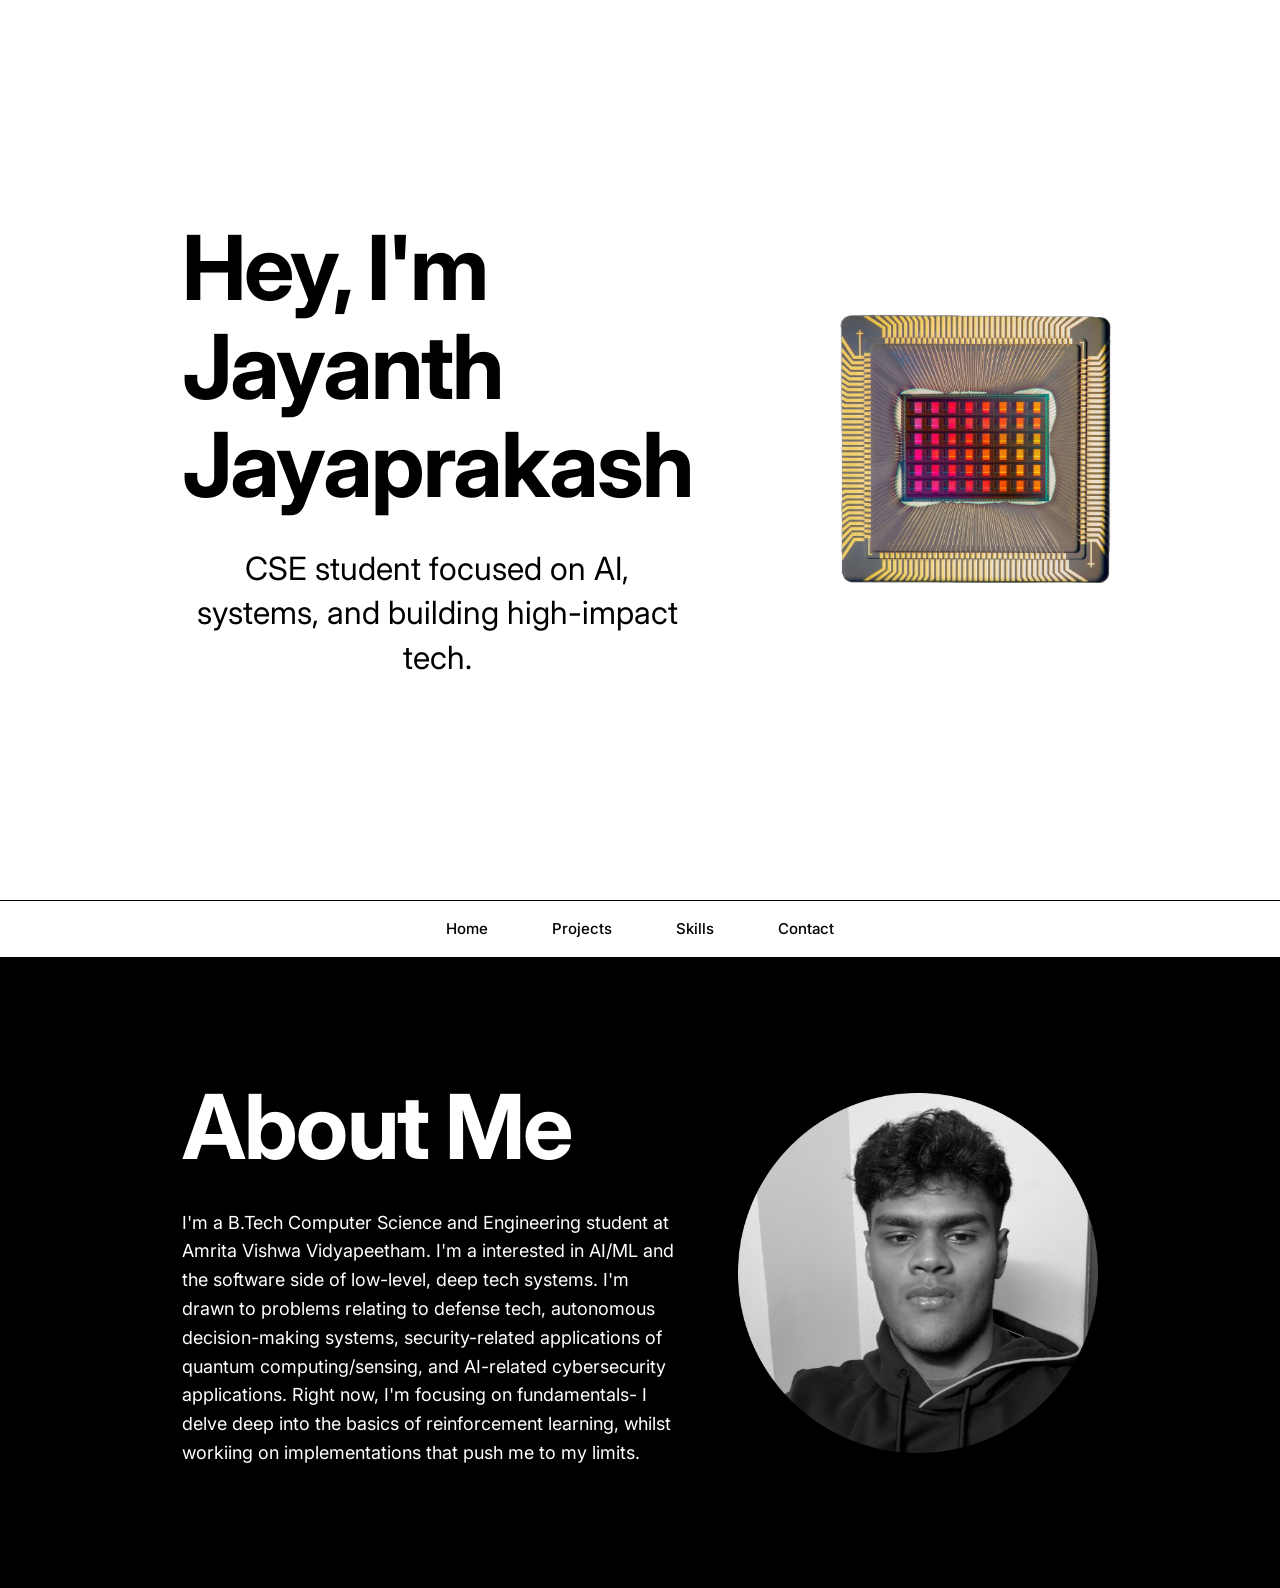
<file: index.html>
<!DOCTYPE html>
<html lang="en">

<head>
  <meta charset="UTF-8">
  <meta name="viewport" content="width=device-width, initial-scale=1.0">
  <meta name="description" content="Jayanth Jayaprakash- homepage">
  <title>Jayanth Jayaprakash</title>
  <link rel="preconnect" href="https://fonts.googleapis.com">
  <link rel="preconnect" href="https://fonts.gstatic.com" crossorigin>
  <link href="https://fonts.googleapis.com/css2?family=Inter:wght@400;500;600;700&display=swap" rel="stylesheet">
  <link rel="stylesheet" href="styles.css">
</head>

<body>

  <section class="section section-hero">
    <div class="container">
      <div class="split">
        <div class="split-text">
          <h1 class="headline">Hey, I'm Jayanth<br>Jayaprakash</h1>
          <p class="subheadline" style="text-align: center">CSE student focused on AI, systems, and building high-impact
            tech.</p>
        </div>
        <img src="images/neuromorphic_chip.png" alt="Neuromorphic chip" class="img-side" style="max-width: 440px;">
      </div>
    </div>
  </section>
  <nav class="nav">
    <a href="index.html">Home</a>
    <a href="projects.html">Projects</a>
    <a href="skills.html">Skills</a>
    <a href="contact.html">Contact</a>
  </nav>

  <section class="section section-dark">
    <div class="container">
      <div class="split">
        <div class="split-text">
          <h2 class="headline">About Me</h2>
          <p style="margin-top: var(--space-md); max-width: 560px;">
            I'm a B.Tech Computer Science and Engineering student at Amrita Vishwa Vidyapeetham.
            I'm a interested in AI/ML and the software side of low-level, deep tech systems.
            I'm drawn to problems relating to defense tech, autonomous decision-making systems, security-related
            applications of quantum computing/sensing, and AI-related cybersecurity applications.
            Right now, I'm focusing on fundamentals- I delve deep into the basics of reinforcement learning, whilst
            workiing on implementations that push me to my limits.
          </p>
        </div>
        <img src="images/self_picture.png" alt="Jayanth Jayaprakash" class="img-side">
      </div>
    </div>
  </section>

</body>

</html>
</file>
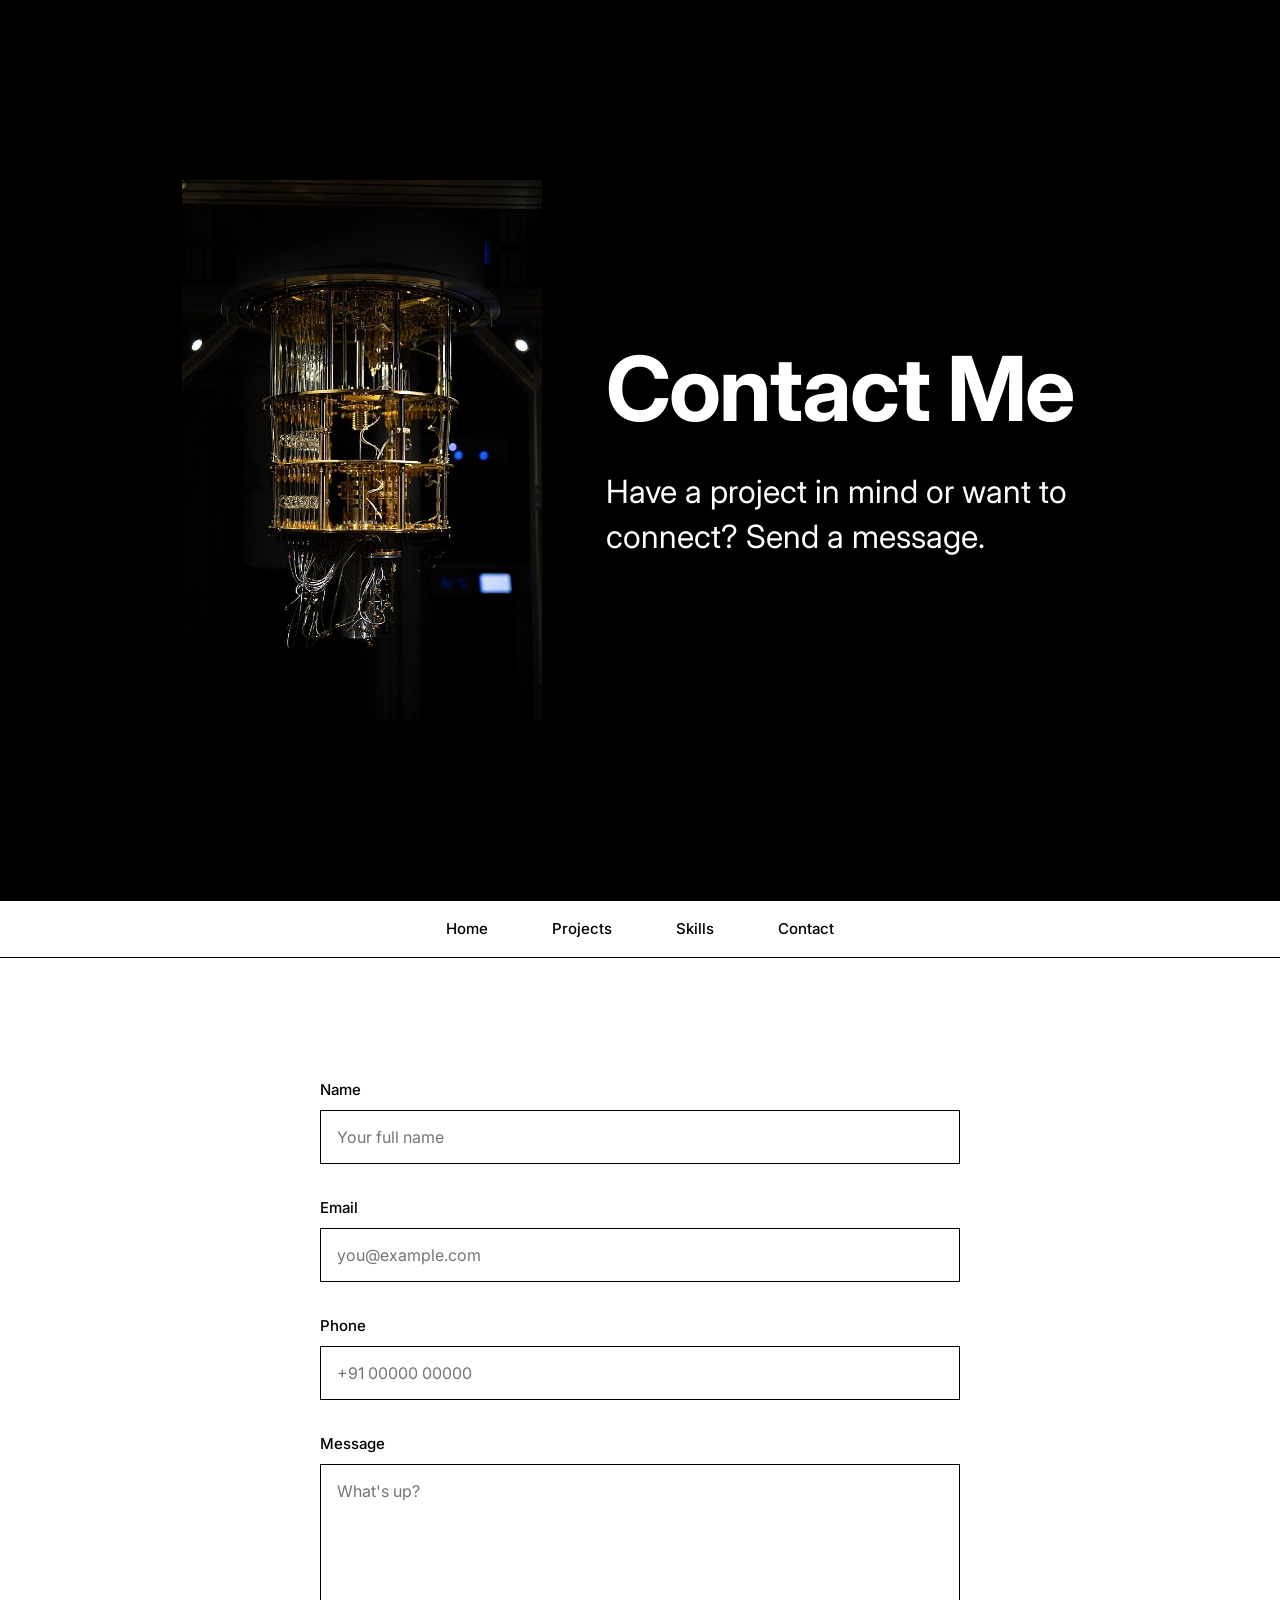
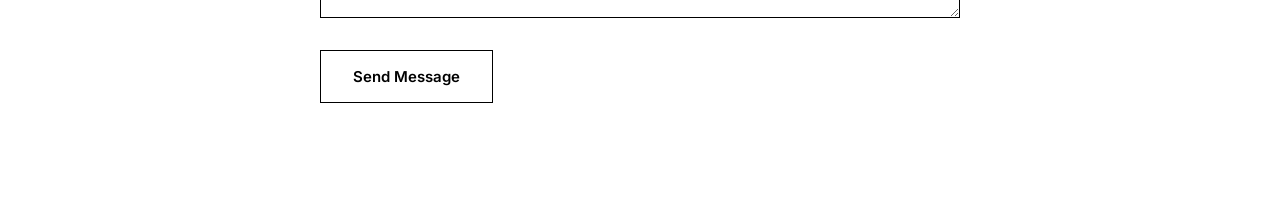
<file: contact.html>
<!DOCTYPE html>
<html lang="en">

<head>
    <meta charset="UTF-8">
    <meta name="viewport" content="width=device-width, initial-scale=1.0">
    <meta name="description" content="Contacts page of portolio">
    <title>Contact: Jayanth Jayaprakash</title>
    <link rel="preconnect" href="https://fonts.googleapis.com">
    <link rel="preconnect" href="https://fonts.gstatic.com" crossorigin>
    <link href="https://fonts.googleapis.com/css2?family=Inter:wght@400;500;600;700&display=swap" rel="stylesheet">
    <link rel="stylesheet" href="styles.css">
</head>

<body>

    <section class="section section-dark"
        style="min-height: 100vh; display: flex; align-items: center; justify-content: center;">
        <div class="container">
            <div class="split">
                <img src="images/quantum_pc_fr.jpg" alt="Quantum computer" class="img-side">
                <div class="split-text">
                    <h1 class="headline">Contact Me</h1>
                    <p class="subheadline" style="margin-top: var(--space-md); max-width: 560px;">
                        Have a project in mind or want to connect? Send a message.
                    </p>
                </div>
            </div>
        </div>
    </section>

    <nav class="nav">
        <a href="index.html">Home</a>
        <a href="projects.html">Projects</a>
        <a href="skills.html">Skills</a>
        <a href="contact.html">Contact</a>
    </nav>

    <section class="section">
        <div class="container">
            <form class="form" action="#" method="POST">

                <div class="form-group">
                    <label for="name">Name</label>
                    <input type="text" id="name" name="name" placeholder="Your full name" required>
                </div>

                <div class="form-group">
                    <label for="email">Email</label>
                    <input type="email" id="email" name="email" placeholder="you@example.com" required>
                </div>

                <div class="form-group">
                    <label for="phone">Phone</label>
                    <input type="tel" id="phone" name="phone" placeholder="+91 00000 00000">
                </div>

                <div class="form-group">
                    <label for="message">Message</label>
                    <textarea id="message" name="message" rows="6" placeholder="What's up?" required></textarea>
                </div>

                <button type="submit" class="btn">Send Message</button>

            </form>
        </div>
    </section>

</body>

</html>
</file>
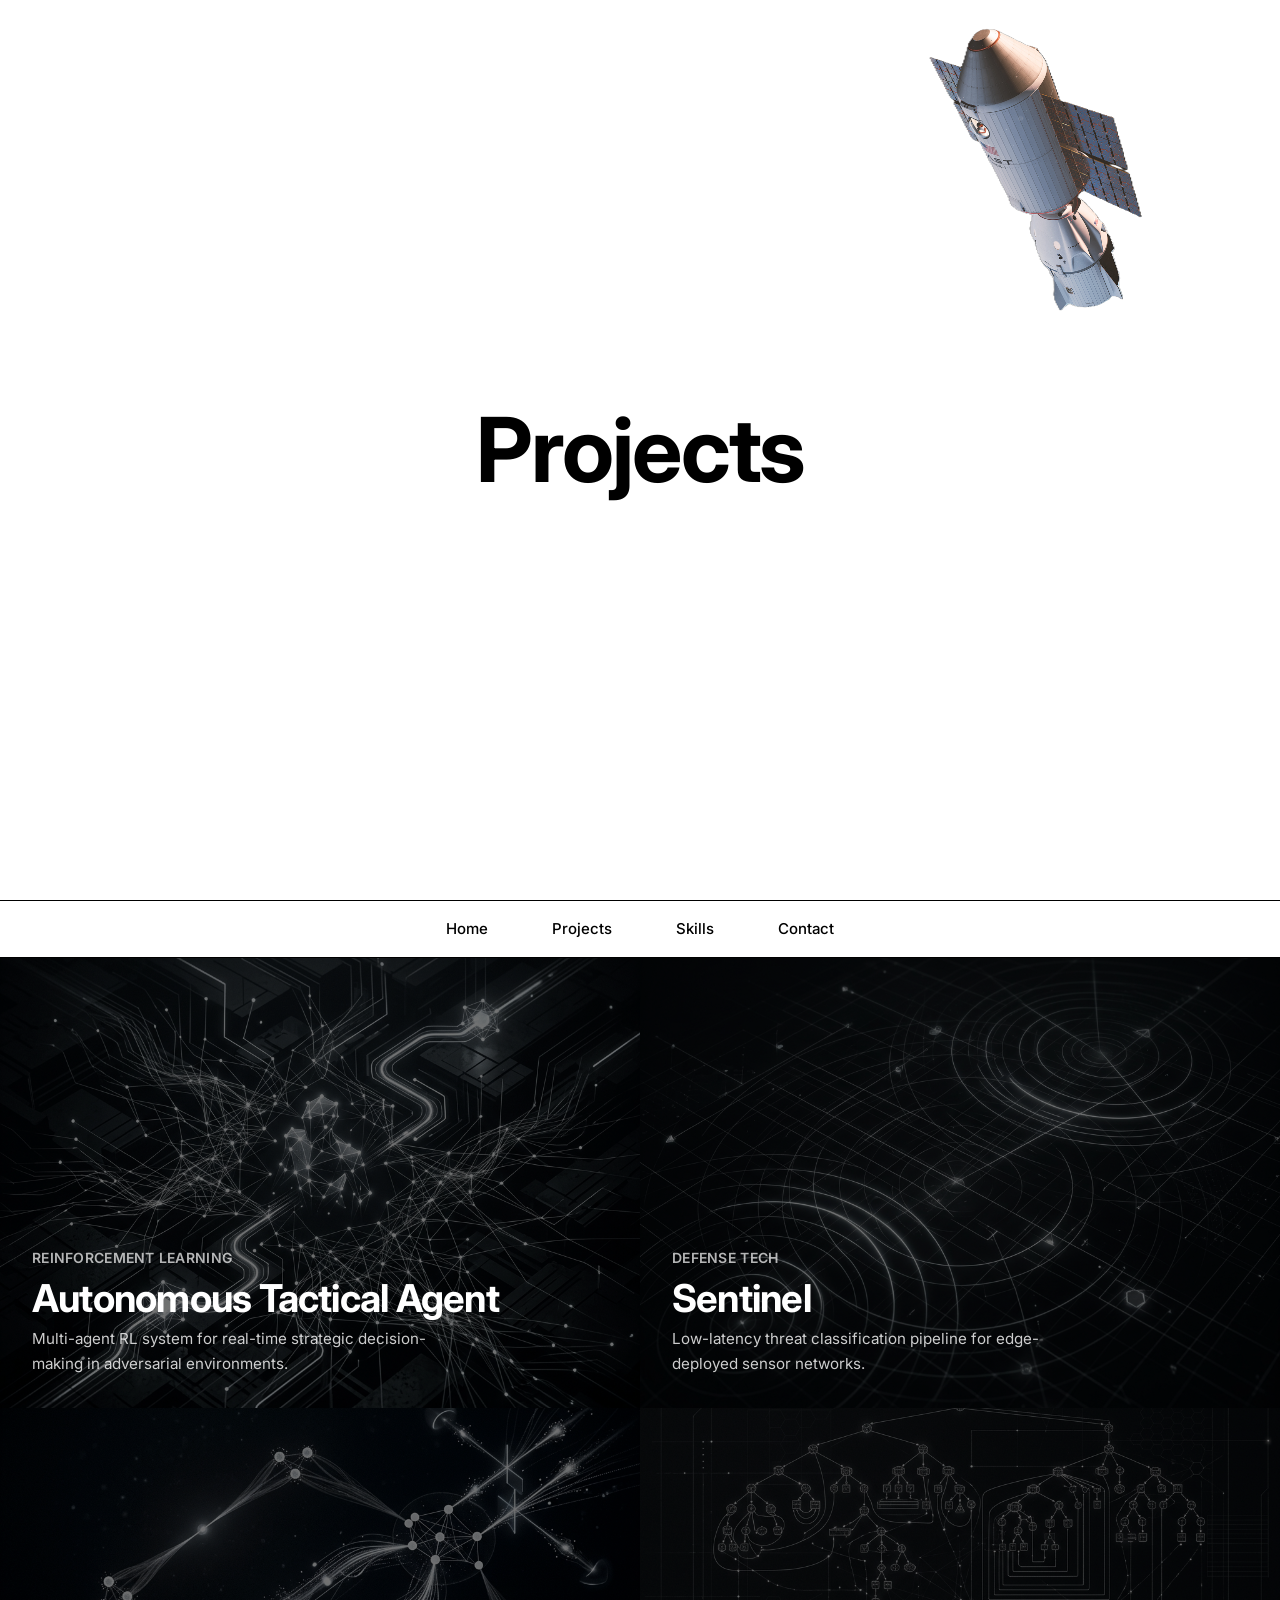
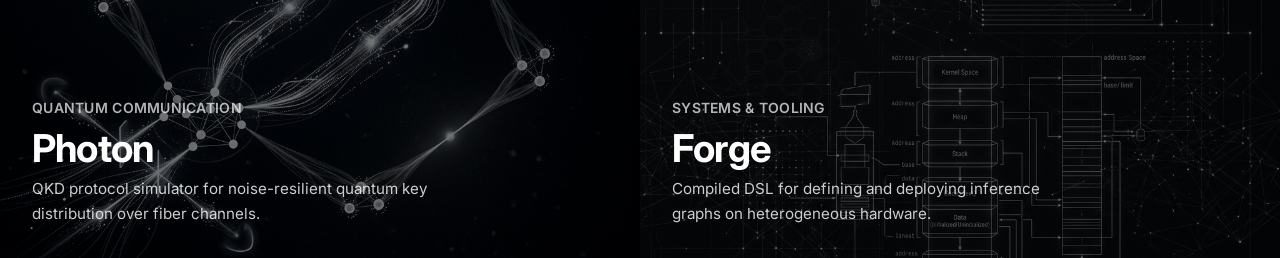
<file: projects.html>
<!DOCTYPE html>
<html lang="en">

<head>
  <meta charset="UTF-8">
  <meta name="viewport" content="width=device-width, initial-scale=1.0">
  <meta name="description" content="Projects done by Jayanth Jayaprakash">
  <title>Projects: Jayanth Jayaprakash</title>
  <link rel="preconnect" href="https://fonts.googleapis.com">
  <link rel="preconnect" href="https://fonts.gstatic.com" crossorigin>
  <link href="https://fonts.googleapis.com/css2?family=Inter:wght@400;500;600;700&display=swap" rel="stylesheet">
  <link rel="stylesheet" href="styles.css">
</head>

<body>
  <section class="section"
    style="min-height: 100vh; display: flex; align-items: center; justify-content: center; position: relative; overflow: hidden;">
    <div class="container">
      <div class="split">
        <img src="images/vast_satellite.png" alt="Satellite" class="img-side img-hero"
          style="position: absolute; top: 0; right: 0; width: 48%; max-width: 1000px; opacity: 0.9;">
        <div class="split-text">
          <h1 class="headline">Projects</h1>
        </div>
      </div>
    </div>
  </section>

  <nav class="nav">
    <a href="index.html">Home</a>
    <a href="projects.html">Projects</a>
    <a href="skills.html">Skills</a>
    <a href="contact.html">Contact</a>
  </nav>

  <section class="project-grid" id="projectGrid">

    <article class="project-cell" id="p1" style="background-image: url('images/project-ai.png');"
      onclick="toggleProject(this)">
      <div class="project-overlay"></div>
      <div class="project-content">
        <span class="label">Reinforcement Learning</span>
        <h2 class="project-title">Autonomous Tactical Agent</h2>
        <p class="project-summary">Multi-agent RL system for real-time strategic decision-making in adversarial
          environments.</p>
        <div class="project-detail">
          <p>Built a multi-agent reinforcement learning framework that trains autonomous agents to make tactical
            decisions in competitive environments with limited information. The system uses a custom reward
            architecture,
            combining objective completion with survivability heuristics. Agents learn emergent cooperative
            strategies (flanking, resource denial, feints) without explicit programming. Trained on a custom
            simulation engine with fog-of-war mechanics, and the system achieves a 74% win rate against scripted
            baselines
            after 2M episodes.</p>
        </div>
      </div>
    </article>

    <article class="project-cell" id="p2" style="background-image: url('images/project-defense.png');"
      onclick="toggleProject(this)">
      <div class="project-overlay"></div>
      <div class="project-content">
        <span class="label">Defense Tech</span>
        <h2 class="project-title">Sentinel</h2>
        <p class="project-summary">Low-latency threat classification pipeline for edge-deployed sensor networks.</p>
        <div class="project-detail">
          <p>Designed and prototyped a real-time threat classification system built for edge deployment on
            resource-constrained hardware. The pipeline ingests multi-modal sensor data (such as infrared, acoustic, and
            RF)
            and runs inference through a quantized transformer model optimized for sub-10ms latency. Includes a custom
            alert prioritization layer that reduces false-positive rates by 38% compared to threshold-based baselines.
            Built with C++ and ONNX Runtime, targeting ARM-based field units.</p>
        </div>
      </div>
    </article>

    <article class="project-cell" id="p3" style="background-image: url('images/project-quantum.png');"
      onclick="toggleProject(this)">
      <div class="project-overlay"></div>
      <div class="project-content">
        <span class="label">Quantum Communication</span>
        <h2 class="project-title">Photon</h2>
        <p class="project-summary">QKD protocol simulator for noise-resilient quantum key distribution over fiber
          channels.</p>
        <div class="project-detail">
          <p>Developed a simulation framework for BB84 and E91 quantum key distribution protocols with realistic noise
            models- photon loss, detector dark counts, and polarization drift. The simulator benchmarks key generation
            rates and quantum bit error rates across variable fiber distances (up to 200km). Includes an adaptive basis
            reconciliation module that improves secure key yield by 22% under high-noise conditions. Written in Python
            with NumPy-accelerated state evolution and a custom channel model.</p>
        </div>
      </div>
    </article>

    <article class="project-cell" id="p4" style="background-image: url('images/project-systems.png');"
      onclick="toggleProject(this)">
      <div class="project-overlay"></div>
      <div class="project-content">
        <span class="label">Systems &amp; Tooling</span>
        <h2 class="project-title">Forge</h2>
        <p class="project-summary">Compiled DSL for defining and deploying inference graphs on heterogeneous hardware.
        </p>
        <div class="project-detail">
          <p>Built a domain-specific language and compiler toolchain for defining machine learning inference pipelines
            that target heterogeneous hardware- CPU, GPU, and custom accelerators. Forge programs compile to an
            intermediate representation, undergo graph-level optimizations (operator fusion, memory planning,
            scheduling), and emit platform-specific kernels. The runtime handles dynamic batching and zero-copy tensor
            passing between execution units. Early benchmarks show 2.3× throughput improvement over hand-written CUDA
            pipelines for common vision models.</p>
        </div>
      </div>
    </article>

  </section>

  <script>
    function toggleProject(cell) {
      const grid = document.getElementById('projectGrid');
      const isActive = cell.classList.contains('active');

      // If clicking the active cell, close it
      if (isActive) {
        cell.classList.remove('active');
        grid.classList.remove('has-active');
        return;
      }

      // Close any previously active cell
      const prev = grid.querySelector('.project-cell.active');
      if (prev) prev.classList.remove('active');

      // Expand the clicked cell
      cell.classList.add('active');
      grid.classList.add('has-active');
    }
  </script>

</body>

</html>
</file>
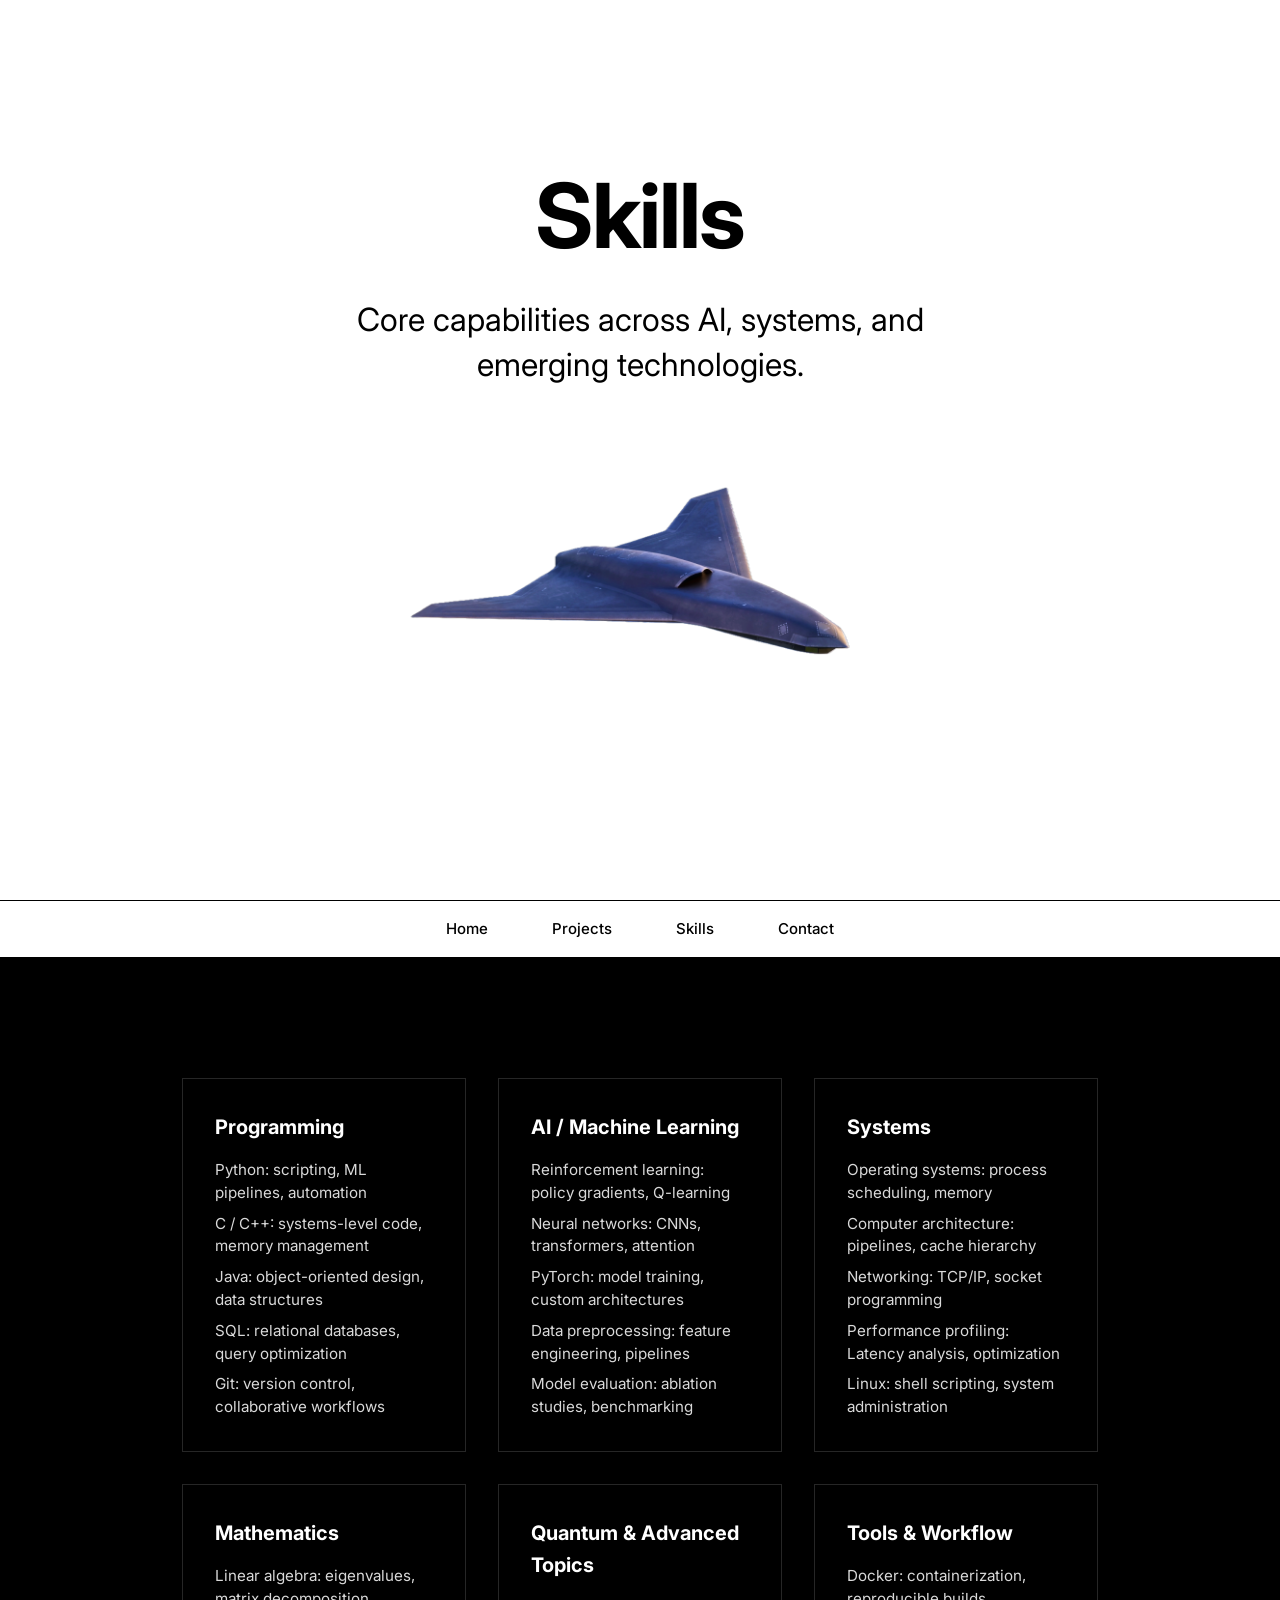
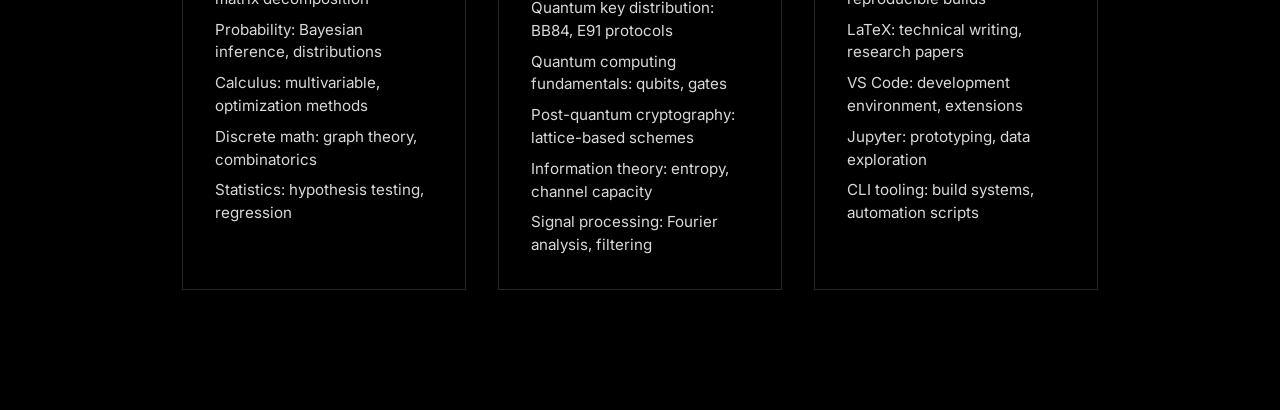
<file: skills.html>
<!DOCTYPE html>
<html lang="en">

<head>
    <meta charset="UTF-8">
    <meta name="viewport" content="width=device-width, initial-scale=1.0">
    <meta name="description" content="Skillset">
    <title>Skills: Jayanth Jayaprakash</title>
    <link rel="preconnect" href="https://fonts.googleapis.com">
    <link rel="preconnect" href="https://fonts.gstatic.com" crossorigin>
    <link href="https://fonts.googleapis.com/css2?family=Inter:wght@400;500;600;700&display=swap" rel="stylesheet">
    <link rel="stylesheet" href="styles.css">
</head>

<body>

    <section class="section"
        style="min-height: 100vh; display: flex; align-items: center; justify-content: center; text-align: center;">
        <div class="container">
            <h1 class="headline">Skills</h1>
            <p class="subheadline"
                style="margin-top: var(--space-md); max-width: 600px; margin-left: auto; margin-right: auto;">
                Core capabilities across AI, systems, and emerging technologies.
            </p>
            <img src="images/vectis.png" alt="Vectis" class="img-center">
        </div>
    </section>

    <nav class="nav">
        <a href="index.html">Home</a>
        <a href="projects.html">Projects</a>
        <a href="skills.html">Skills</a>
        <a href="contact.html">Contact</a>
    </nav>

    <section class="section section-dark">
        <div class="container">
            <div class="card-grid">

                <article class="card">
                    <h3>Programming</h3>
                    <ul>
                        <li>Python: scripting, ML pipelines, automation</li>
                        <li>C / C++: systems-level code, memory management</li>
                        <li>Java: object-oriented design, data structures</li>
                        <li>SQL: relational databases, query optimization</li>
                        <li>Git: version control, collaborative workflows</li>
                    </ul>
                </article>

                <article class="card">
                    <h3>AI / Machine Learning</h3>
                    <ul>
                        <li>Reinforcement learning: policy gradients, Q-learning</li>
                        <li>Neural networks: CNNs, transformers, attention</li>
                        <li>PyTorch: model training, custom architectures</li>
                        <li>Data preprocessing: feature engineering, pipelines</li>
                        <li>Model evaluation: ablation studies, benchmarking</li>
                    </ul>
                </article>

                <article class="card">
                    <h3>Systems</h3>
                    <ul>
                        <li>Operating systems: process scheduling, memory</li>
                        <li>Computer architecture: pipelines, cache hierarchy</li>
                        <li>Networking: TCP/IP, socket programming</li>
                        <li>Performance profiling: Latency analysis, optimization</li>
                        <li>Linux: shell scripting, system administration</li>
                    </ul>
                </article>

                <article class="card">
                    <h3>Mathematics</h3>
                    <ul>
                        <li>Linear algebra: eigenvalues, matrix decomposition</li>
                        <li>Probability: Bayesian inference, distributions</li>
                        <li>Calculus: multivariable, optimization methods</li>
                        <li>Discrete math: graph theory, combinatorics</li>
                        <li>Statistics: hypothesis testing, regression</li>
                    </ul>
                </article>

                <article class="card">
                    <h3>Quantum & Advanced Topics</h3>
                    <ul>
                        <li>Quantum key distribution: BB84, E91 protocols</li>
                        <li>Quantum computing fundamentals: qubits, gates</li>
                        <li>Post-quantum cryptography: lattice-based schemes</li>
                        <li>Information theory: entropy, channel capacity</li>
                        <li>Signal processing: Fourier analysis, filtering</li>
                    </ul>
                </article>

                <article class="card">
                    <h3>Tools & Workflow</h3>
                    <ul>
                        <li>Docker: containerization, reproducible builds</li>
                        <li>LaTeX: technical writing, research papers</li>
                        <li>VS Code: development environment, extensions</li>
                        <li>Jupyter: prototyping, data exploration</li>
                        <li>CLI tooling: build systems, automation scripts</li>
                    </ul>
                </article>

            </div>
        </div>
    </section>

</body>

</html>
</file>
<file: styles.css>
/* ------------ STYLE SHEET ------------ */

/* --- Custom Properties --- */

:root {
  --black: #000;
  --white: #fff;
  --space-xs: 8px;
  --space-sm: 16px;
  --space-md: 32px;
  --space-lg: 64px;
  --space-xl: 120px;
  --space-hero: 180px;
  --font: "Inter", -apple-system, BlinkMacSystemFont, "Segoe UI", Helvetica, Arial, sans-serif;
}

*,
*::before,
*::after {
  margin: 0;
  padding: 0;
  box-sizing: border-box;
}

body {
  font-family: var(--font);
  font-size: 1.125rem;
  line-height: 1.6;
  color: var(--black);
  background: var(--white);
  -webkit-font-smoothing: antialiased;
}

img {
  max-width: 100%;
  display: block;
}

a {
  color: inherit;
  text-decoration: none;
}

a:hover {
  text-decoration: underline;
}

/* --- Fonts --- */

.headline {
  font-size: clamp(3rem, 7vw, 6rem);
  font-weight: 700;
  line-height: 1.1;
  letter-spacing: -0.02em;
}

.subheadline {
  font-size: clamp(1.25rem, 3vw, 2rem);
  font-weight: 400;
  line-height: 1.4;
}

.label {
  font-size: 0.875rem;
  font-weight: 600;
  letter-spacing: 0.02em;
  text-transform: uppercase;
}

/* --- Layout --- */

.section {
  width: 100%;
  padding: var(--space-xl) 0;
  background: var(--white);
  color: var(--black);
}

.section-hero {
  min-height: 100vh;
  display: flex;
  align-items: center;
  justify-content: center;
  text-align: center;
  padding: var(--space-hero) 0;
}

.section-hero .subheadline {
  margin-top: var(--space-md);
  max-width: 600px;
}

.container {
  max-width: 980px;
  margin: 0 auto;
  padding: 0 var(--space-md);
}

/* --- Section Dark --- */

.section-dark {
  background: var(--black);
  color: var(--white);
}

.section-dark a {
  color: var(--white);
}

/* --- Navigation --- */

.nav {
  display: flex;
  justify-content: center;
  align-items: center;
  gap: var(--space-lg);
  padding: var(--space-sm) var(--space-md);
  background: var(--white);
  border-top: 1px solid var(--black);
  border-bottom: 1px solid var(--black);
  transition: background 0.3s, border-color 0.3s;
}

.nav:hover {
  background: var(--black);
  border-color: var(--white);
}

.nav a {
  font-size: 0.9375rem;
  font-weight: 500;
  color: var(--black);
  text-decoration: none;
  transition: color 0.3s;
}

.nav:hover a {
  color: var(--white);
}

.nav a:hover {
  text-decoration: underline;
}

/* --- Project Grid --- */

.project-grid {
  display: grid;
  grid-template-columns: 1fr 1fr;
  grid-template-rows: 1fr 1fr;
  height: 100vh;
  width: 100%;
  position: relative;
}

.project-cell {
  position: relative;
  overflow: hidden;
  cursor: pointer;
  background-size: cover;
  background-position: center;
  display: flex;
  align-items: flex-end;
  transition: transform 0.3s ease, opacity 0.5s ease;
}

.project-cell:hover {
  transform: scale(1.04);
  z-index: 2;
}

.project-overlay {
  position: absolute;
  inset: 0;
  background: rgba(0, 0, 0, 0.55);
  transition: background 0.3s ease;
}

.project-cell:hover .project-overlay {
  background: rgba(0, 0, 0, 0.4);
}

.project-content {
  position: relative;
  z-index: 1;
  padding: var(--space-md);
  color: var(--white);
}

.project-content .label {
  margin-bottom: var(--space-xs);
  display: block;
  opacity: 0.7;
}

.project-title {
  font-size: clamp(1.5rem, 3vw, 2.5rem);
  font-weight: 700;
  line-height: 1.1;
  letter-spacing: -0.02em;
  margin-bottom: var(--space-xs);
}

.project-summary {
  font-size: 0.95rem;
  opacity: 0.8;
  max-width: 400px;
}

.project-detail {
  max-height: 0;
  overflow: hidden;
  opacity: 0;
  transition: max-height 0.5s ease, opacity 0.4s ease;
}

.project-detail p {
  margin-top: var(--space-sm);
  font-size: 1rem;
  line-height: 1.6;
  max-width: 600px;
  opacity: 0.85;
}

/* --- Project Expand Animation --- */

.project-grid.has-active {
  position: relative;
}

.project-grid.has-active .project-cell:not(.active) {
  opacity: 0;
  pointer-events: none;
  transition: opacity 0.4s ease;
}

.project-cell.active {
  position: absolute;
  inset: 0;
  z-index: 10;
  transform: none;
  display: flex;
  align-items: center;
  justify-content: flex-start;
  transition: all 0.5s ease;
}

.project-cell.active .project-overlay {
  background: rgba(0, 0, 0, 0.65);
}

.project-cell.active .project-content {
  padding: var(--space-xl) var(--space-lg);
  max-width: 800px;
}

.project-cell.active .project-title {
  font-size: clamp(2rem, 5vw, 4rem);
  margin-bottom: var(--space-sm);
}

.project-cell.active .project-summary {
  font-size: 1.125rem;
  opacity: 0.9;
  max-width: 600px;
}

.project-cell.active .project-detail {
  max-height: 500px;
  opacity: 1;
  transition: max-height 0.6s ease 0.2s, opacity 0.5s ease 0.3s;
}

/* --- Skills cards --- */

.card-grid {
  display: grid;
  grid-template-columns: repeat(auto-fit, minmax(280px, 1fr));
  gap: var(--space-md);
}

.card {
  border: 1px solid rgba(255, 255, 255, 0.15);
  padding: var(--space-md);
  transition: background 0.3s, color 0.3s, border-color 0.3s;
}

.card h3 {
  font-size: 1.25rem;
  font-weight: 700;
  margin-bottom: var(--space-sm);
}

.card ul {
  list-style: none;
  display: flex;
  flex-direction: column;
  gap: var(--space-xs);
}

.card li {
  font-size: 0.95rem;
  line-height: 1.5;
  opacity: 0.85;
}

.card:hover {
  background: var(--white);
  color: var(--black);
  border-color: var(--black);
}

.card:hover li {
  opacity: 1;
}

/* fix images in all pages */

.split {
  display: flex;
  align-items: center;
  gap: var(--space-lg);
  text-align: left;
}

.split-text {
  flex: 1;
}

.img-side {
  max-width: 360px;
  width: 100%;
  object-fit: contain;
  flex-shrink: 0;
}

.img-center {
  display: block;
  max-width: 500px;
  width: 100%;
  object-fit: contain;
  margin: var(--space-lg) auto 0;
}

/* STACK IMGS ON MOBILE */
@media (max-width: 768px) {
  .split {
    flex-direction: column;
    text-align: center;
  }

  .img-side {
    max-width: 100%;
    order: -1;
    /* image above text on mobile */
  }
}

/* --- MEDIA QUERIES / RESponsiveness --- */

@media (max-width: 768px) {
  .section {
    padding: var(--space-lg) 0;
  }

  .section-hero {
    padding: var(--space-xl) 0;
  }

  .nav {
    flex-direction: column;
    gap: var(--space-sm);
    padding: var(--space-sm) var(--space-sm);
  }

  .container {
    padding: 0 var(--space-sm);
  }

  .project-grid {
    grid-template-columns: 1fr;
    grid-template-rows: repeat(4, 1fr);
  }

  .project-cell.active .project-content {
    padding: var(--space-lg) var(--space-md);
  }
}

.form {
  display: flex;
  flex-direction: column;
  gap: var(--space-md);
  max-width: 640px;
  margin: 0 auto;
}

.form-group {
  display: flex;
  flex-direction: column;
  gap: var(--space-xs);
}

.form-group label {
  font-size: 0.9375rem;
  font-weight: 500;
}

.form-group input,
.form-group textarea {
  width: 100%;
  padding: var(--space-sm);
  font-family: var(--font);
  font-size: 1rem;
  color: var(--black);
  background: var(--white);
  border: 1px solid var(--black);
  border-radius: 0;
  outline: none;
  resize: vertical;
  transition: border-color 0.2s;
}

.form-group input:focus,
.form-group textarea:focus {
  border-color: var(--black);
  box-shadow: none;
}

.btn {
  align-self: flex-start;
  padding: var(--space-sm) var(--space-md);
  font-family: var(--font);
  font-size: 0.9375rem;
  font-weight: 600;
  color: var(--black);
  background: var(--white);
  border: 1px solid var(--black);
  border-radius: 0;
  cursor: pointer;
  transition: background 0.2s, color 0.2s, border-color 0.2s;
}

.btn:hover {
  background: var(--black);
  color: var(--white);
  border-color: var(--white);
}
</file>
